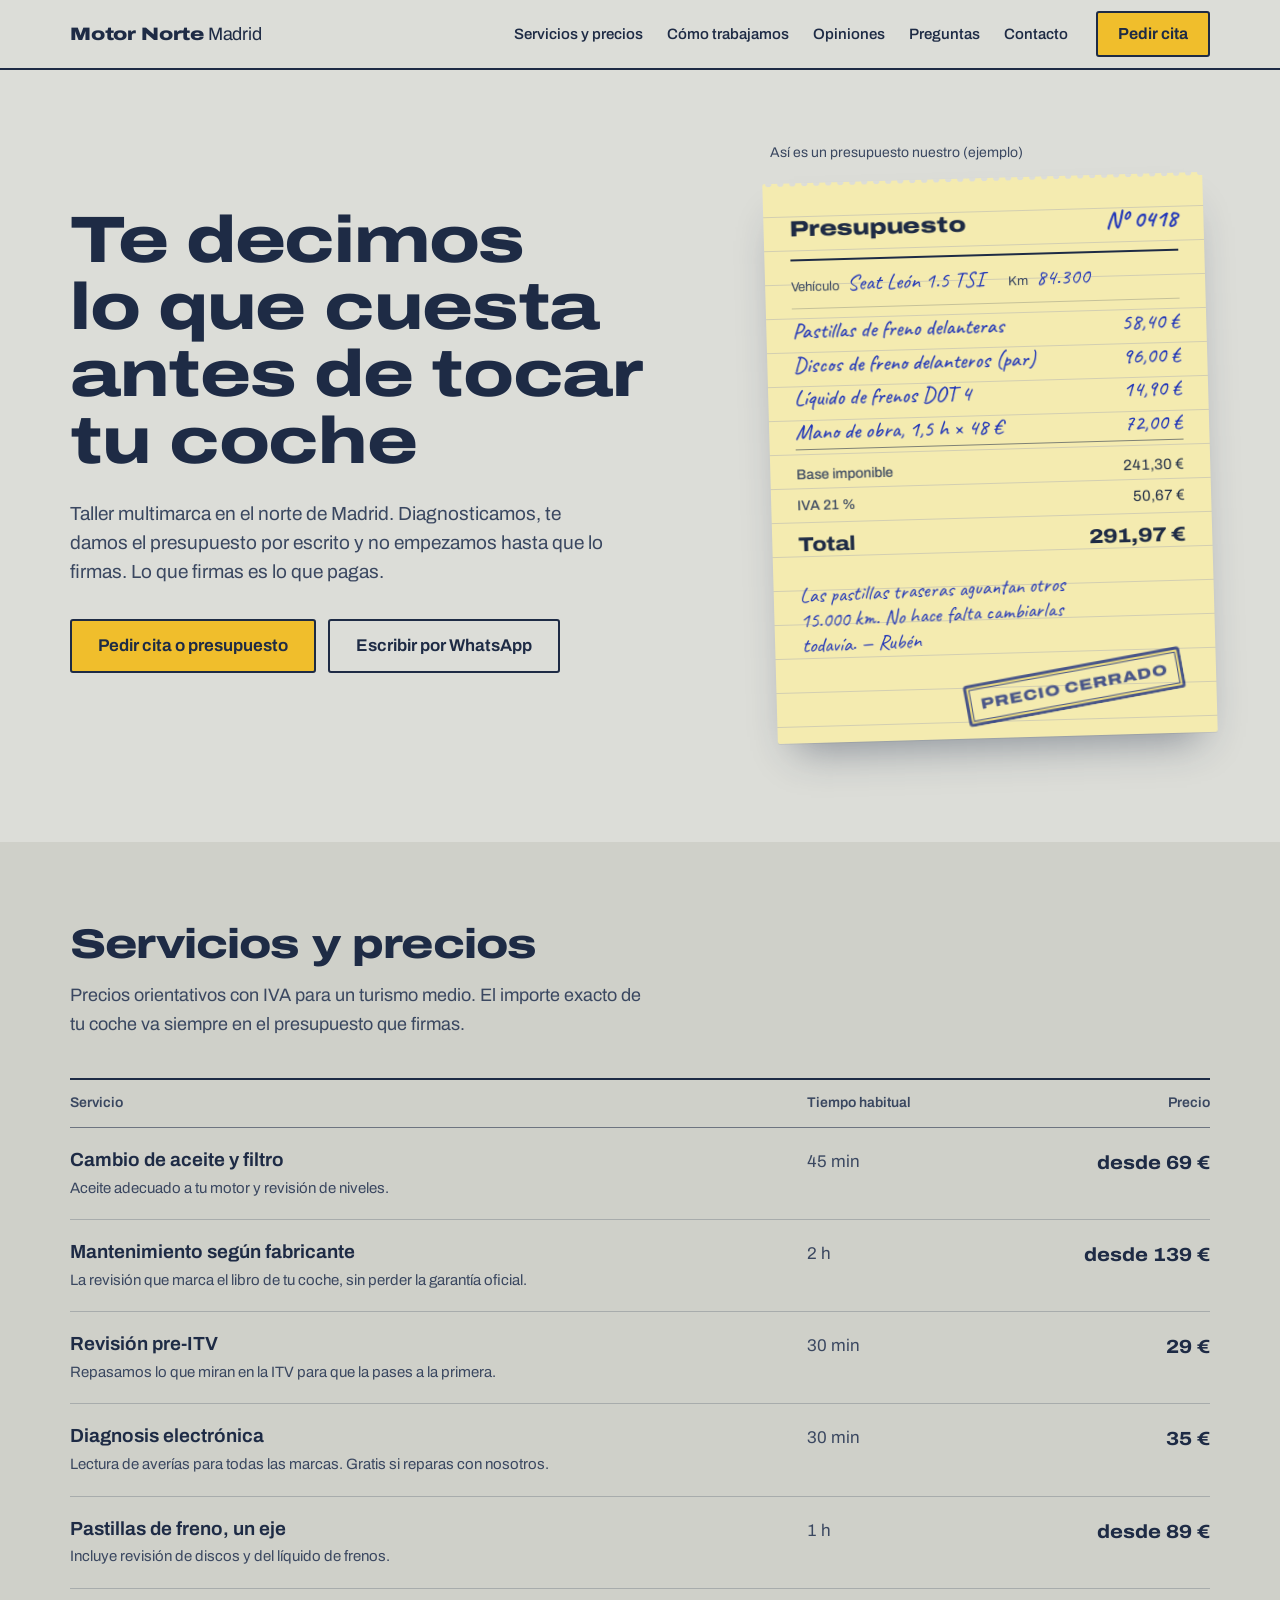
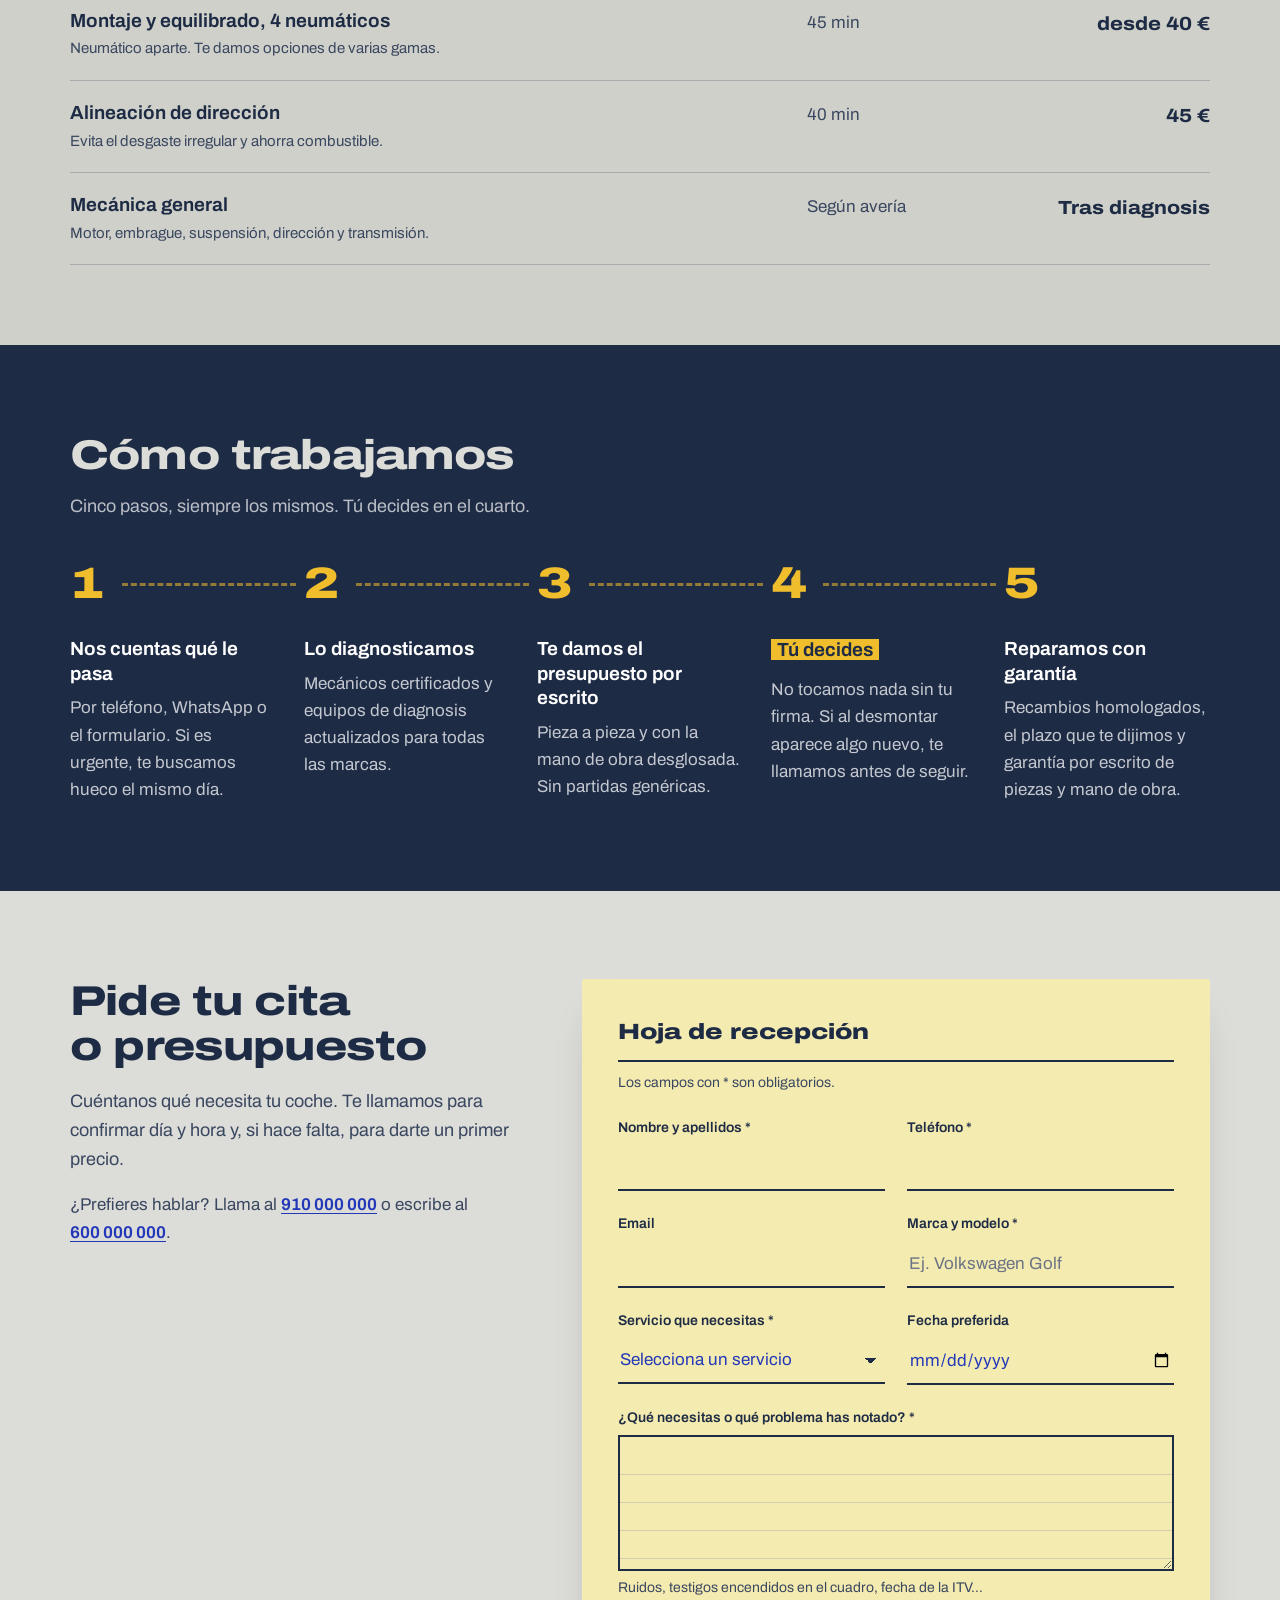
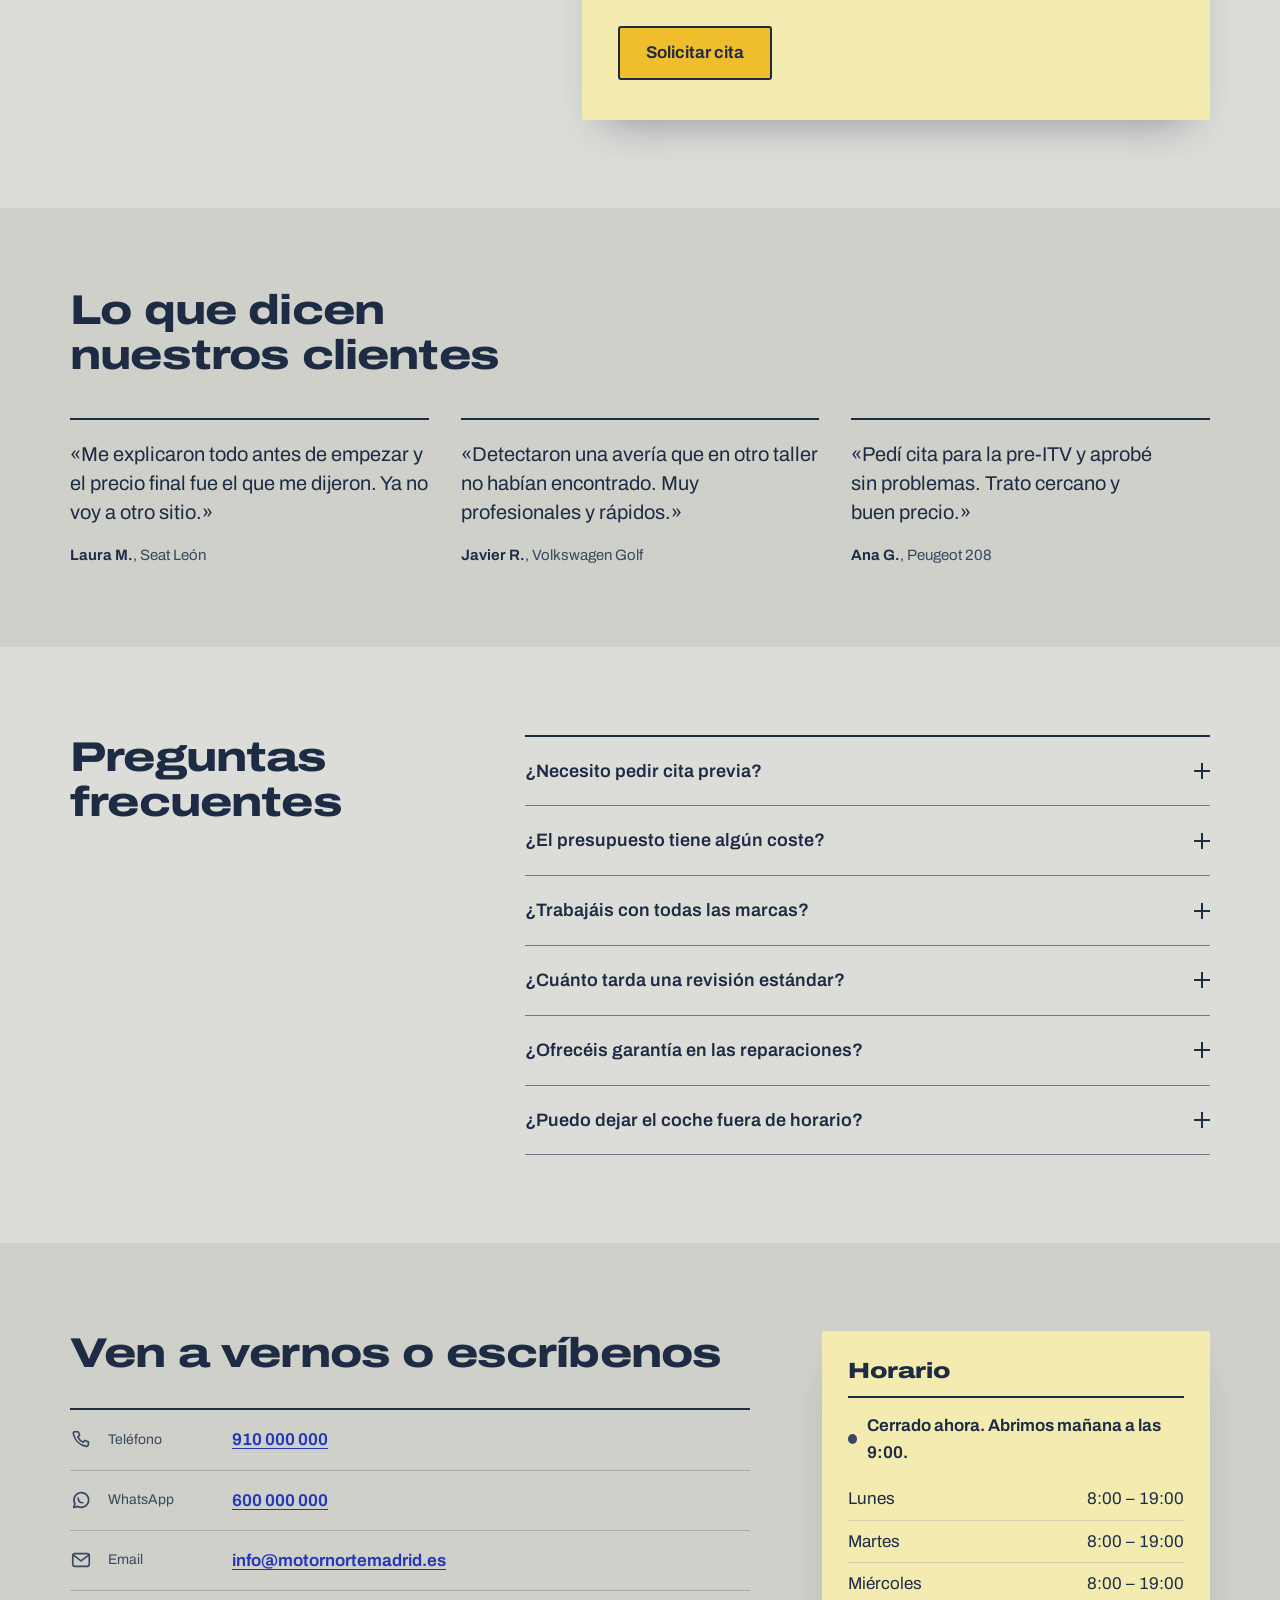
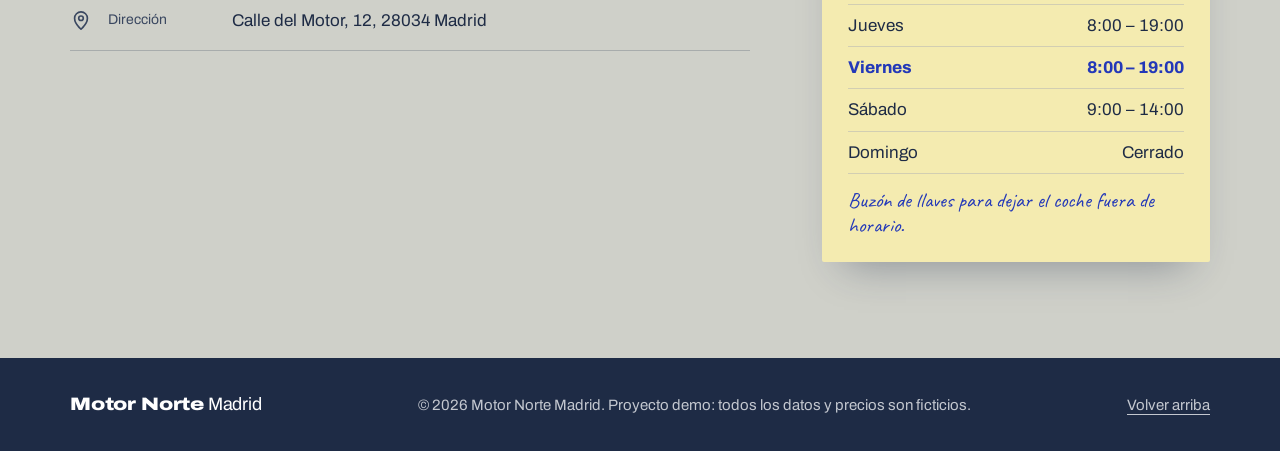
<file: index.html>
<!DOCTYPE html>
<html lang="es">
<head>
  <meta charset="UTF-8" />
  <meta name="viewport" content="width=device-width, initial-scale=1.0" />
  <title>Motor Norte Madrid | Taller Mecánico de Confianza</title>
  <meta name="description" content="Taller mecánico en el norte de Madrid. Mantenimiento, revisiones, diagnosis, neumáticos, frenos e ITV. Pide tu cita o presupuesto sin compromiso." />
  <meta name="theme-color" content="#1E2B45" />

  <!-- Favicon: SVG moderno + fallback PNG para navegadores/plataformas que no soportan SVG -->
  <link rel="icon" type="image/svg+xml" href="assets/icons/favicon.svg" />
  <link rel="alternate icon" type="image/png" href="assets/icons/favicon-32.png" />
  <link rel="apple-touch-icon" href="assets/icons/apple-touch-icon.png" />

  <!-- Open Graph (vista previa al compartir el enlace en WhatsApp, Facebook, LinkedIn...) -->
  <!-- NOTA: og:url usa un dominio de ejemplo; actualízalo cuando el sitio tenga dominio real. -->
  <meta property="og:type" content="website" />
  <meta property="og:locale" content="es_ES" />
  <meta property="og:url" content="https://motornortemadrid.es/" />
  <meta property="og:site_name" content="Motor Norte Madrid" />
  <meta property="og:title" content="Motor Norte Madrid | Taller Mecánico de Confianza" />
  <meta property="og:description" content="Mantenimiento, revisiones, diagnosis, neumáticos, frenos e ITV en el norte de Madrid. Pide tu cita o presupuesto sin compromiso." />
  <meta property="og:image" content="assets/img/og-image.png" />
  <meta property="og:image:width" content="1200" />
  <meta property="og:image:height" content="630" />
  <meta property="og:image:alt" content="Motor Norte Madrid — Taller mecánico de confianza" />

  <!-- Twitter/X Card -->
  <meta name="twitter:card" content="summary_large_image" />
  <meta name="twitter:title" content="Motor Norte Madrid | Taller Mecánico de Confianza" />
  <meta name="twitter:description" content="Mantenimiento, revisiones, diagnosis, neumáticos, frenos e ITV en el norte de Madrid. Pide tu cita o presupuesto sin compromiso." />
  <meta name="twitter:image" content="assets/img/og-image.png" />

  <!-- Tipografía: Archivo (eje de anchura para titulares) + Caveat (solo notas a mano) -->
  <link rel="preconnect" href="https://fonts.googleapis.com" />
  <link rel="preconnect" href="https://fonts.gstatic.com" crossorigin />
  <link rel="stylesheet" href="https://fonts.googleapis.com/css2?family=Archivo:ital,wdth,wght@0,62..125,100..900;1,62..125,100..900&family=Caveat:wght@500;700&display=swap" />

  <link rel="stylesheet" href="assets/css/styles.css" />
</head>
<body>

  <a class="skip-link" href="#main-content">Saltar al contenido</a>

  <header class="site-header" id="site-header">
    <div class="container header-inner">
      <a href="#inicio" class="logo"><b>Motor Norte</b> Madrid</a>

      <nav class="main-nav" id="main-nav" aria-label="Principal">
        <ul>
          <li><a href="#servicios">Servicios y precios</a></li>
          <li><a href="#como-trabajamos">Cómo trabajamos</a></li>
          <li><a href="#testimonios">Opiniones</a></li>
          <li><a href="#faq">Preguntas</a></li>
          <li><a href="#contacto">Contacto</a></li>
        </ul>
        <a href="#cita" class="btn btn-primary nav-cta">Pedir cita</a>
      </nav>

      <button class="menu-toggle" id="menu-toggle" aria-label="Abrir menú" aria-expanded="false" aria-controls="main-nav">
        <span></span><span></span><span></span>
      </button>
    </div>
  </header>

  <main id="main-content">

    <!-- INICIO -->
    <section id="inicio" class="hero">
      <div class="container hero-inner">
        <div class="hero-text">
          <h1>Te decimos lo que cuesta antes de tocar tu coche</h1>
          <p class="hero-lead">
            Taller multimarca en el norte de Madrid. Diagnosticamos, te damos el presupuesto
            por escrito y no empezamos hasta que lo firmas. Lo que firmas es lo que pagas.
          </p>
          <div class="hero-actions">
            <a href="#cita" class="btn btn-primary btn-lg">Pedir cita o presupuesto</a>
            <a href="https://wa.me/34600000000" class="btn btn-ghost btn-lg" target="_blank" rel="noopener">
              Escribir por WhatsApp
            </a>
          </div>
        </div>

        <figure class="presupuesto" aria-labelledby="presupuesto-caption">
          <figcaption id="presupuesto-caption" class="presupuesto-caption">Así es un presupuesto nuestro (ejemplo)</figcaption>
          <div class="presupuesto-sheet">
            <div class="presupuesto-head">
              <span class="presupuesto-title">Presupuesto</span>
              <span class="presupuesto-num">Nº 0418</span>
            </div>
            <dl class="presupuesto-vehiculo">
              <div><dt>Vehículo</dt><dd>Seat León 1.5 TSI</dd></div>
              <div><dt>Km</dt><dd>84.300</dd></div>
            </dl>
            <table class="presupuesto-lines">
              <caption class="visually-hidden">Desglose del presupuesto de ejemplo</caption>
              <tbody>
                <tr style="--i:0"><th scope="row">Pastillas de freno delanteras</th><td>58,40 €</td></tr>
                <tr style="--i:1"><th scope="row">Discos de freno delanteros (par)</th><td>96,00 €</td></tr>
                <tr style="--i:2"><th scope="row">Líquido de frenos DOT 4</th><td>14,90 €</td></tr>
                <tr style="--i:3"><th scope="row">Mano de obra, 1,5 h × 48 €</th><td>72,00 €</td></tr>
              </tbody>
              <tfoot>
                <tr class="presupuesto-sub"><th scope="row">Base imponible</th><td>241,30 €</td></tr>
                <tr class="presupuesto-sub"><th scope="row">IVA 21 %</th><td>50,67 €</td></tr>
                <tr class="presupuesto-total"><th scope="row">Total</th><td>291,97 €</td></tr>
              </tfoot>
            </table>
            <p class="presupuesto-nota">Las pastillas traseras aguantan otros 15.000 km. No hace falta cambiarlas todavía. — Rubén</p>
            <span class="presupuesto-sello" aria-hidden="true">Precio cerrado</span>
          </div>
        </figure>
      </div>
    </section>

    <!-- SERVICIOS -->
    <section id="servicios" class="servicios">
      <div class="container">
        <div class="section-head">
          <h2>Servicios y precios</h2>
          <p class="section-lead">
            Precios orientativos con IVA para un turismo medio. El importe exacto de tu coche
            va siempre en el presupuesto que firmas.
          </p>
        </div>

        <table class="tarifa">
          <caption class="visually-hidden">Servicios del taller con tiempo habitual y precio orientativo</caption>
          <thead>
            <tr>
              <th scope="col">Servicio</th>
              <th scope="col">Tiempo habitual</th>
              <th scope="col">Precio</th>
            </tr>
          </thead>
          <tbody>
            <tr>
              <th scope="row">Cambio de aceite y filtro<span>Aceite adecuado a tu motor y revisión de niveles.</span></th>
              <td data-label="Tiempo">45 min</td>
              <td data-label="Precio">desde 69 €</td>
            </tr>
            <tr>
              <th scope="row">Mantenimiento según fabricante<span>La revisión que marca el libro de tu coche, sin perder la garantía oficial.</span></th>
              <td data-label="Tiempo">2 h</td>
              <td data-label="Precio">desde 139 €</td>
            </tr>
            <tr>
              <th scope="row">Revisión pre-ITV<span>Repasamos lo que miran en la ITV para que la pases a la primera.</span></th>
              <td data-label="Tiempo">30 min</td>
              <td data-label="Precio">29 €</td>
            </tr>
            <tr>
              <th scope="row">Diagnosis electrónica<span>Lectura de averías para todas las marcas. Gratis si reparas con nosotros.</span></th>
              <td data-label="Tiempo">30 min</td>
              <td data-label="Precio">35 €</td>
            </tr>
            <tr>
              <th scope="row">Pastillas de freno, un eje<span>Incluye revisión de discos y del líquido de frenos.</span></th>
              <td data-label="Tiempo">1 h</td>
              <td data-label="Precio">desde 89 €</td>
            </tr>
            <tr>
              <th scope="row">Montaje y equilibrado, 4 neumáticos<span>Neumático aparte. Te damos opciones de varias gamas.</span></th>
              <td data-label="Tiempo">45 min</td>
              <td data-label="Precio">desde 40 €</td>
            </tr>
            <tr>
              <th scope="row">Alineación de dirección<span>Evita el desgaste irregular y ahorra combustible.</span></th>
              <td data-label="Tiempo">40 min</td>
              <td data-label="Precio">45 €</td>
            </tr>
            <tr>
              <th scope="row">Mecánica general<span>Motor, embrague, suspensión, dirección y transmisión.</span></th>
              <td data-label="Tiempo">Según avería</td>
              <td data-label="Precio">Tras diagnosis</td>
            </tr>
          </tbody>
        </table>
      </div>
    </section>

    <!-- CÓMO TRABAJAMOS -->
    <section id="como-trabajamos" class="proceso">
      <div class="container">
        <div class="section-head">
          <h2>Cómo trabajamos</h2>
          <p class="section-lead">Cinco pasos, siempre los mismos. Tú decides en el cuarto.</p>
        </div>

        <ol class="proceso-list">
          <li>
            <h3>Nos cuentas qué le pasa</h3>
            <p>Por teléfono, WhatsApp o el formulario. Si es urgente, te buscamos hueco el mismo día.</p>
          </li>
          <li>
            <h3>Lo diagnosticamos</h3>
            <p>Mecánicos certificados y equipos de diagnosis actualizados para todas las marcas.</p>
          </li>
          <li>
            <h3>Te damos el presupuesto por escrito</h3>
            <p>Pieza a pieza y con la mano de obra desglosada. Sin partidas genéricas.</p>
          </li>
          <li>
            <h3>Tú decides</h3>
            <p>No tocamos nada sin tu firma. Si al desmontar aparece algo nuevo, te llamamos antes de seguir.</p>
          </li>
          <li>
            <h3>Reparamos con garantía</h3>
            <p>Recambios homologados, el plazo que te dijimos y garantía por escrito de piezas y mano de obra.</p>
          </li>
        </ol>
      </div>
    </section>

    <!-- CITA / PRESUPUESTO -->
    <section id="cita" class="cita">
      <div class="container cita-inner">
        <div class="cita-info">
          <h2>Pide tu cita o presupuesto</h2>
          <p class="section-lead">
            Cuéntanos qué necesita tu coche. Te llamamos para confirmar día y hora
            y, si hace falta, para darte un primer precio.
          </p>
          <p class="cita-alt">
            ¿Prefieres hablar? Llama al <a href="tel:+34910000000">910 000 000</a>
            o escribe al <a href="https://wa.me/34600000000" target="_blank" rel="noopener">600 000 000</a>.
          </p>
        </div>

        <form class="cita-form" id="cita-form" novalidate>
          <p class="cita-form-title">Hoja de recepción</p>
          <p class="cita-form-legend">Los campos con * son obligatorios.</p>

          <div class="form-row">
            <div class="form-group">
              <label for="nombre">Nombre y apellidos *</label>
              <input type="text" id="nombre" name="nombre" autocomplete="name" required />
              <span class="form-error" id="error-nombre"></span>
            </div>
            <div class="form-group">
              <label for="telefono">Teléfono *</label>
              <input type="tel" id="telefono" name="telefono" autocomplete="tel" required />
              <span class="form-error" id="error-telefono"></span>
            </div>
          </div>

          <div class="form-row">
            <div class="form-group">
              <label for="email">Email</label>
              <input type="email" id="email" name="email" autocomplete="email" />
              <span class="form-error" id="error-email"></span>
            </div>
            <div class="form-group">
              <label for="vehiculo">Marca y modelo *</label>
              <input type="text" id="vehiculo" name="vehiculo" placeholder="Ej. Volkswagen Golf" required />
              <span class="form-error" id="error-vehiculo"></span>
            </div>
          </div>

          <div class="form-row">
            <div class="form-group">
              <label for="servicio">Servicio que necesitas *</label>
              <select id="servicio" name="servicio" required>
                <option value="" selected disabled>Selecciona un servicio</option>
                <option value="mantenimiento">Mantenimiento</option>
                <option value="revision">Revisión</option>
                <option value="mecanica">Mecánica general</option>
                <option value="diagnosis">Diagnosis electrónica</option>
                <option value="neumaticos">Neumáticos</option>
                <option value="frenos">Frenos</option>
                <option value="aceite">Cambio de aceite</option>
                <option value="itv">ITV / Pre-ITV</option>
                <option value="otro">Otro</option>
              </select>
              <span class="form-error" id="error-servicio"></span>
            </div>
            <div class="form-group">
              <label for="fecha">Fecha preferida</label>
              <input type="date" id="fecha" name="fecha" />
              <span class="form-error" id="error-fecha"></span>
            </div>
          </div>

          <div class="form-group">
            <label for="descripcion">¿Qué necesitas o qué problema has notado? *</label>
            <textarea id="descripcion" name="descripcion" rows="4" aria-describedby="help-descripcion"></textarea>
            <small class="form-help" id="help-descripcion">Ruidos, testigos encendidos en el cuadro, fecha de la ITV…</small>
            <span class="form-error" id="error-descripcion"></span>
          </div>

          <button type="submit" class="btn btn-primary btn-lg form-submit">Solicitar cita</button>

          <p class="form-feedback" id="form-feedback" role="status" aria-live="polite"></p>
        </form>
      </div>
    </section>

    <!-- TESTIMONIOS -->
    <section id="testimonios" class="testimonios">
      <div class="container">
        <div class="section-head">
          <h2>Lo que dicen nuestros clientes</h2>
        </div>

        <div class="testimonios-grid">
          <blockquote class="testimonio">
            <p>Me explicaron todo antes de empezar y el precio final fue el que me dijeron. Ya no voy a otro sitio.</p>
            <footer>
              <span class="testimonio-nombre">Laura M.</span>
              <span class="testimonio-coche">Seat León</span>
            </footer>
          </blockquote>

          <blockquote class="testimonio">
            <p>Detectaron una avería que en otro taller no habían encontrado. Muy profesionales y rápidos.</p>
            <footer>
              <span class="testimonio-nombre">Javier R.</span>
              <span class="testimonio-coche">Volkswagen Golf</span>
            </footer>
          </blockquote>

          <blockquote class="testimonio">
            <p>Pedí cita para la pre-ITV y aprobé sin problemas. Trato cercano y buen precio.</p>
            <footer>
              <span class="testimonio-nombre">Ana G.</span>
              <span class="testimonio-coche">Peugeot 208</span>
            </footer>
          </blockquote>
        </div>
      </div>
    </section>

    <!-- FAQ -->
    <section id="faq" class="faq">
      <div class="container faq-inner">
        <div class="section-head">
          <h2>Preguntas frecuentes</h2>
        </div>

        <div class="faq-list">
          <div class="faq-item">
            <button class="faq-question" aria-expanded="false">
              ¿Necesito pedir cita previa?
              <span class="faq-toggle" aria-hidden="true"></span>
            </button>
            <div class="faq-answer">
              <p>Recomendamos pedir cita para garantizar tu hueco, pero también atendemos urgencias sin cita según disponibilidad.</p>
            </div>
          </div>

          <div class="faq-item">
            <button class="faq-question" aria-expanded="false">
              ¿El presupuesto tiene algún coste?
              <span class="faq-toggle" aria-hidden="true"></span>
            </button>
            <div class="faq-answer">
              <p>No, el presupuesto es totalmente gratuito y sin compromiso de reparar con nosotros.</p>
            </div>
          </div>

          <div class="faq-item">
            <button class="faq-question" aria-expanded="false">
              ¿Trabajáis con todas las marcas?
              <span class="faq-toggle" aria-hidden="true"></span>
            </button>
            <div class="faq-answer">
              <p>Sí, somos un taller multimarca: trabajamos con turismos de cualquier fabricante.</p>
            </div>
          </div>

          <div class="faq-item">
            <button class="faq-question" aria-expanded="false">
              ¿Cuánto tarda una revisión estándar?
              <span class="faq-toggle" aria-hidden="true"></span>
            </button>
            <div class="faq-answer">
              <p>Una revisión de mantenimiento suele estar lista en el mismo día, normalmente en 1-2 horas.</p>
            </div>
          </div>

          <div class="faq-item">
            <button class="faq-question" aria-expanded="false">
              ¿Ofrecéis garantía en las reparaciones?
              <span class="faq-toggle" aria-hidden="true"></span>
            </button>
            <div class="faq-answer">
              <p>Sí, todas las reparaciones incluyen garantía por escrito sobre mano de obra y piezas.</p>
            </div>
          </div>

          <div class="faq-item">
            <button class="faq-question" aria-expanded="false">
              ¿Puedo dejar el coche fuera de horario?
              <span class="faq-toggle" aria-hidden="true"></span>
            </button>
            <div class="faq-answer">
              <p>Sí, disponemos de buzón de llaves para que puedas dejar el vehículo antes de que abramos.</p>
            </div>
          </div>
        </div>
      </div>
    </section>

    <!-- CONTACTO -->
    <section id="contacto" class="contacto">
      <div class="container contacto-inner">
        <div class="contacto-info">
          <h2>Ven a vernos o escríbenos</h2>

          <ul class="contacto-list">
            <li>
              <svg viewBox="0 0 24 24" aria-hidden="true"><use href="#icon-phone"></use></svg>
              <span class="contacto-label">Teléfono</span>
              <a href="tel:+34910000000">910 000 000</a>
            </li>
            <li>
              <svg viewBox="0 0 24 24" aria-hidden="true"><use href="#icon-whatsapp"></use></svg>
              <span class="contacto-label">WhatsApp</span>
              <a href="https://wa.me/34600000000" target="_blank" rel="noopener">600 000 000</a>
            </li>
            <li>
              <svg viewBox="0 0 24 24" aria-hidden="true"><use href="#icon-mail"></use></svg>
              <span class="contacto-label">Email</span>
              <a href="mailto:info@motornortemadrid.es">info@motornortemadrid.es</a>
            </li>
            <li>
              <svg viewBox="0 0 24 24" aria-hidden="true"><use href="#icon-pin"></use></svg>
              <span class="contacto-label">Dirección</span>
              <span>Calle del Motor, 12, 28034 Madrid</span>
            </li>
          </ul>
        </div>

        <div class="horario">
          <h3 class="horario-title">Horario</h3>
          <p class="horario-estado" id="horario-estado" aria-live="polite"></p>
          <table class="horario-table">
            <caption class="visually-hidden">Horario de apertura del taller</caption>
            <tbody>
              <tr data-days="1"><th scope="row">Lunes</th><td>8:00 – 19:00</td></tr>
              <tr data-days="2"><th scope="row">Martes</th><td>8:00 – 19:00</td></tr>
              <tr data-days="3"><th scope="row">Miércoles</th><td>8:00 – 19:00</td></tr>
              <tr data-days="4"><th scope="row">Jueves</th><td>8:00 – 19:00</td></tr>
              <tr data-days="5"><th scope="row">Viernes</th><td>8:00 – 19:00</td></tr>
              <tr data-days="6"><th scope="row">Sábado</th><td>9:00 – 14:00</td></tr>
              <tr data-days="0"><th scope="row">Domingo</th><td>Cerrado</td></tr>
            </tbody>
          </table>
          <p class="horario-nota">Buzón de llaves para dejar el coche fuera de horario.</p>
        </div>
      </div>
    </section>

  </main>

  <footer class="site-footer">
    <div class="container footer-inner">
      <a href="#inicio" class="logo logo-footer"><b>Motor Norte</b> Madrid</a>
      <p>&copy; <span id="anio"></span> Motor Norte Madrid. Proyecto demo: todos los datos y precios son ficticios.</p>
      <a href="#inicio" class="footer-top">Volver arriba</a>
    </div>
  </footer>

  <!-- Sprite de iconos SVG reutilizados en toda la página -->
  <svg xmlns="http://www.w3.org/2000/svg" style="display:none">
    <defs>
      <g id="icon-wrench" fill="none" stroke="currentColor" stroke-width="1.8" stroke-linecap="round" stroke-linejoin="round">
        <path d="M14.7 6.3a4 4 0 0 0-5.4 5.4L3 18l3 3 6.3-6.3a4 4 0 0 0 5.4-5.4l-2.5 2.5-2-2 2.5-2.5Z"/>
      </g>
      <g id="icon-checklist" fill="none" stroke="currentColor" stroke-width="1.8" stroke-linecap="round" stroke-linejoin="round">
        <rect x="4" y="3" width="16" height="18" rx="2"/>
        <path d="M8 8h8M8 12h8M8 16h5"/>
      </g>
      <g id="icon-gear" fill="none" stroke="currentColor" stroke-width="1.8" stroke-linecap="round" stroke-linejoin="round">
        <circle cx="12" cy="12" r="3"/>
        <path d="M12 2v3M12 19v3M4.2 4.2l2.1 2.1M17.7 17.7l2.1 2.1M2 12h3M19 12h3M4.2 19.8l2.1-2.1M17.7 6.3l2.1-2.1"/>
      </g>
      <g id="icon-gauge" fill="none" stroke="currentColor" stroke-width="1.8" stroke-linecap="round" stroke-linejoin="round">
        <path d="M4 15a8 8 0 1 1 16 0"/>
        <path d="M12 15l4-5"/>
        <circle cx="12" cy="15" r="1"/>
      </g>
      <g id="icon-tire" fill="none" stroke="currentColor" stroke-width="1.8" stroke-linecap="round" stroke-linejoin="round">
        <circle cx="12" cy="12" r="8"/>
        <circle cx="12" cy="12" r="3"/>
        <path d="M12 4v5M12 15v5M4 12h5M15 12h5"/>
      </g>
      <g id="icon-brake" fill="none" stroke="currentColor" stroke-width="1.8" stroke-linecap="round" stroke-linejoin="round">
        <circle cx="12" cy="12" r="8"/>
        <circle cx="12" cy="12" r="2"/>
        <path d="M12 6v2M12 16v2M6 12h2M16 12h2"/>
      </g>
      <g id="icon-drop" fill="none" stroke="currentColor" stroke-width="1.8" stroke-linecap="round" stroke-linejoin="round">
        <path d="M12 3s6 6.5 6 11a6 6 0 0 1-12 0c0-4.5 6-11 6-11Z"/>
      </g>
      <g id="icon-shield" fill="none" stroke="currentColor" stroke-width="1.8" stroke-linecap="round" stroke-linejoin="round">
        <path d="M12 3l7 3v6c0 4.5-3 7.5-7 9-4-1.5-7-4.5-7-9V6l7-3Z"/>
        <path d="M9 12l2 2 4-4"/>
      </g>
      <g id="icon-check" fill="none" stroke="currentColor" stroke-width="1.8" stroke-linecap="round" stroke-linejoin="round">
        <circle cx="12" cy="12" r="9"/>
        <path d="M8 12.5l2.5 2.5L16 9.5"/>
      </g>
      <g id="icon-phone" fill="none" stroke="currentColor" stroke-width="1.8" stroke-linecap="round" stroke-linejoin="round">
        <path d="M6 3h3l1.5 4-2 1.5a12 12 0 0 0 6 6l1.5-2 4 1.5v3a2 2 0 0 1-2.2 2A17 17 0 0 1 4 6.2 2 2 0 0 1 6 3Z"/>
      </g>
      <g id="icon-whatsapp" fill="none" stroke="currentColor" stroke-width="1.8" stroke-linecap="round" stroke-linejoin="round">
        <path d="M4 20l1.4-4A8 8 0 1 1 8.5 19L4 20Z"/>
        <path d="M9 10c0 3 2 5 5 5"/>
      </g>
      <g id="icon-mail" fill="none" stroke="currentColor" stroke-width="1.8" stroke-linecap="round" stroke-linejoin="round">
        <rect x="3" y="5" width="18" height="14" rx="2"/>
        <path d="M4 7l8 6 8-6"/>
      </g>
      <g id="icon-pin" fill="none" stroke="currentColor" stroke-width="1.8" stroke-linecap="round" stroke-linejoin="round">
        <path d="M12 21s7-6.5 7-12a7 7 0 0 0-14 0c0 5.5 7 12 7 12Z"/>
        <circle cx="12" cy="9" r="2.5"/>
      </g>
      <g id="icon-clock" fill="none" stroke="currentColor" stroke-width="1.8" stroke-linecap="round" stroke-linejoin="round">
        <circle cx="12" cy="12" r="9"/>
        <path d="M12 7v5l3.5 2"/>
      </g>
    </defs>
  </svg>

  <script src="assets/js/main.js"></script>
</body>
</html>
</file>
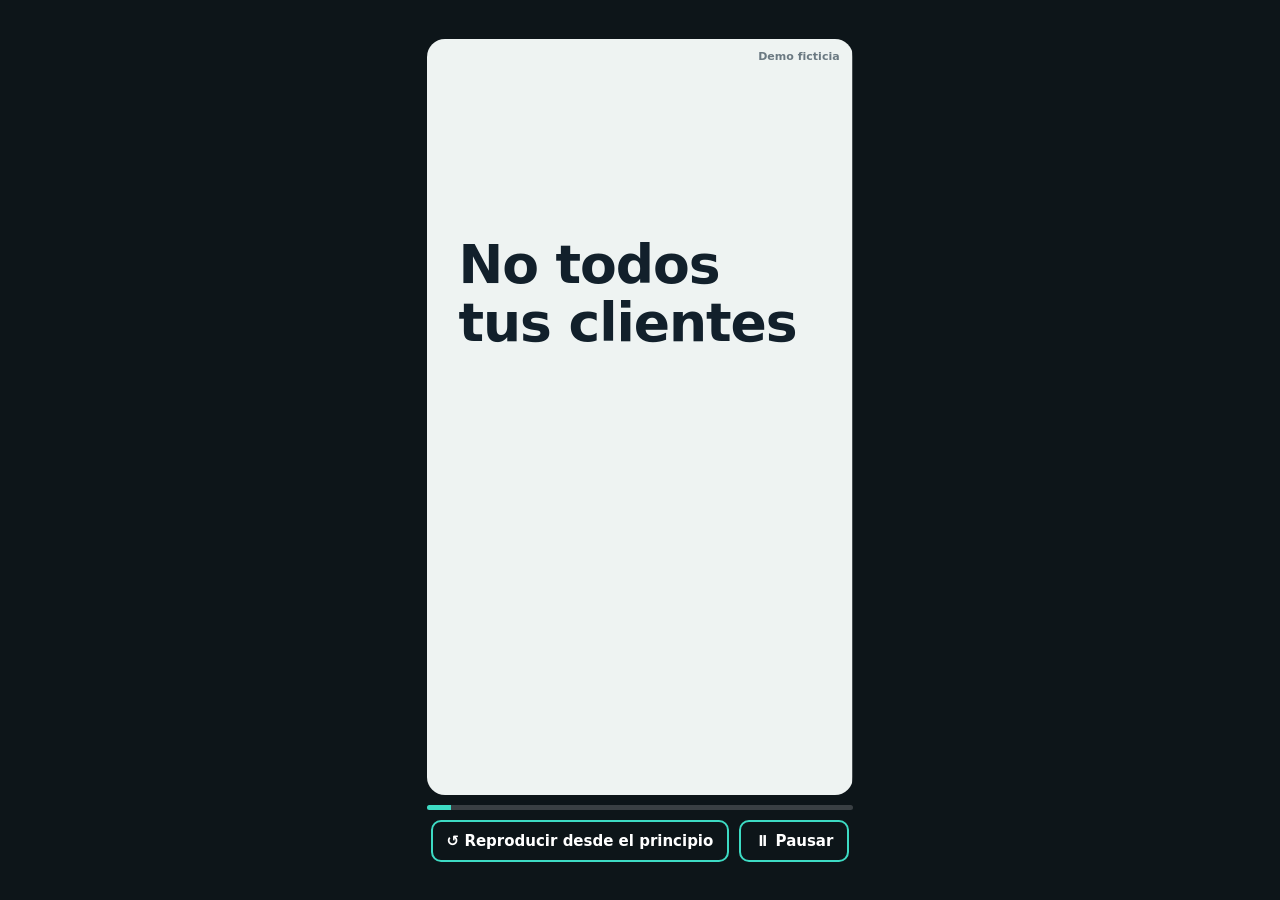
<file: promo/mecanexo-promo.html>
<!DOCTYPE html>
<html lang="es">
<head>
<meta charset="utf-8">
<meta name="viewport" content="width=device-width, initial-scale=1">
<title>MecaNexo — Promo (demo ficticia)</title>
<style>
/* ==========================================================================
   MecaNexo — animación promocional 9:16 (~22 s). Archivo único, sin librerías.

   Dos identidades, separadas a propósito:
   · --mx-*      MecaNexo. PROPUESTA provisional (no hay identidad definida en
                 el repositorio). Cambia estos valores para reajustarla.
   · --taller-*  Motor Norte Madrid, el taller FICTICIO de la demo. Copiados de
                 assets/css/styles.css; solo se usan dentro de la pantalla del
                 móvil y en la tarjeta que recibe el taller.
   ========================================================================== */
:root {
  --mx-ink: #12202b;        /* texto y fondo del cierre */
  --mx-bg: #eef3f2;         /* fondo del escenario */
  --mx-soft: #4a5b66;       /* texto secundario */
  --mx-accent: #0b8f80;     /* acento sobre fondo claro */
  --mx-accent-on-dark: #3ddbc4;
  --mx-font: system-ui, "Segoe UI", Roboto, "Helvetica Neue", Arial, sans-serif;

  --taller-papel: #f4ebb0;
  --taller-buzo: #1e2b45;
  --taller-tinta: #2338b8;
  --taller-senal: #f0be2c;
  --taller-hormigon: #dcddd8;
  --taller-ok: #17603a;
  --taller-mano: "Caveat", "Segoe Print", "Bradley Hand", cursive;
}

* { box-sizing: border-box; }
html, body { height: 100%; margin: 0; }
body {
  display: flex; flex-direction: column; align-items: center; justify-content: center;
  gap: 14px; padding: 12px;
  background: #0d1519; color: #fff; font-family: var(--mx-font);
}

/* Escenario de diseño fijo 540×960; el JS lo escala para que quepa. */
#frame { position: relative; overflow: hidden; border-radius: 18px; }
#stage {
  position: absolute; top: 0; left: 0; width: 540px; height: 960px;
  transform-origin: 0 0; overflow: hidden;
  background: var(--mx-bg); color: var(--mx-ink);
}
#stage > *, .abs { position: absolute; }
.hidden { opacity: 0; }

/* Textos grandes */
.big { left: 40px; right: 40px; margin: 0; font-weight: 800; line-height: 1.08; letter-spacing: -.02em; }
.center { text-align: center; }

/* Escena 1 */
#s1a { top: 250px; font-size: 68px; }
#s1b { top: 425px; font-size: 68px; color: var(--mx-accent); }
#s1b u { text-decoration: none; position: relative; white-space: nowrap; }
#uline { left: 0; right: 0; bottom: -6px; height: 8px; border-radius: 4px; background: var(--mx-ink);
         transform-origin: 0 50%; transform: scaleX(0); }

/* Escena 2 */
#s2t { top: 130px; font-size: 62px; }
.card2 { top: 330px; width: 210px; height: 340px; border-radius: 26px; background: #fff;
         box-shadow: 0 10px 30px rgba(18,32,43,.12); display: flex; flex-direction: column;
         align-items: center; justify-content: center; text-align: center; gap: 14px; padding: 16px; }
.card2 svg { width: 110px; height: 110px; color: var(--mx-ink); }
.card2 b { font-size: 40px; letter-spacing: -.01em; }
.card2 span { font-size: 22px; color: var(--mx-soft); line-height: 1.2; }
#c2a { left: 40px; } #c2b { right: 40px; }
#y { left: 250px; width: 40px; top: 470px; text-align: center; font-size: 34px; font-weight: 700; color: var(--mx-soft); }

/* Escena 3 — móvil */
#s3t { top: 80px; font-size: 62px; }
#phone { left: 110px; top: 250px; width: 320px; height: 640px; border-radius: 44px; background: var(--mx-ink);
         padding: 14px; box-shadow: 0 18px 44px rgba(18,32,43,.28); transform-origin: 50% 50%; }
#screen { position: relative; width: 100%; height: 100%; border-radius: 32px; overflow: hidden; background: var(--taller-hormigon);
          color: var(--taller-buzo); }
.layer { position: absolute; inset: 0; padding: 22px 18px; }
.web-name { font-size: 15px; font-weight: 700; letter-spacing: .02em; margin: 0 0 26px; }
.web-h { font-size: 27px; font-weight: 800; line-height: 1.1; margin: 0 0 24px; letter-spacing: -.01em; }
.btn { display: block; width: 100%; padding: 17px 10px; border-radius: 10px; border: 2px solid var(--taller-buzo);
       background: var(--taller-senal); color: var(--taller-buzo); font: 800 20px/1.1 var(--mx-font); text-align: center; }
#formCard { background: var(--taller-papel); border-radius: 12px; padding: 16px 14px 18px; height: 100%; box-shadow: 0 2px 0 rgba(30,43,69,.25); }
.f-title { margin: 0 0 12px; font-size: 21px; font-weight: 800; }
.field { margin-bottom: 11px; }
.field small { display: block; font-size: 13px; font-weight: 700; margin-bottom: 4px; }
.field div { min-height: 40px; border: 2px solid rgba(30,43,69,.4); border-radius: 8px; background: #fff; padding: 7px 10px;
             font-family: var(--taller-mano); font-size: 22px; line-height: 1.2; color: var(--taller-tinta); }
.field div.ph { font-family: var(--mx-font); font-size: 15px; color: #6b7280; line-height: 1.9; }
.field div.on { border-color: var(--taller-tinta); }
#submit { margin-top: 6px; }
#thanks { margin: 12px 0 0; font-size: 16px; font-weight: 700; line-height: 1.25; color: var(--taller-ok); }
#cursor { left: 0; top: 0; width: 34px; height: 34px; z-index: 5; filter: drop-shadow(0 2px 3px rgba(0,0,0,.35)); }

/* Escena 4 — recepción */
#s4t { top: 80px; font-size: 62px; }
#miniPhone { left: 235px; top: 235px; width: 70px; height: 70px; color: var(--mx-ink); }
#env { left: 245px; top: 0; width: 50px; height: 50px; color: var(--mx-accent); }
#mail { left: 50px; top: 470px; width: 440px; border-radius: 20px; background: #fff; padding: 22px 26px 26px;
        box-shadow: 0 14px 36px rgba(18,32,43,.16); }
.m-top { font-size: 17px; color: var(--mx-soft); font-weight: 600; margin-bottom: 12px; }
.m-sub { font-size: 34px; font-weight: 800; line-height: 1.1; margin-bottom: 14px; letter-spacing: -.01em; }
.m-line { font-size: 26px; margin-bottom: 4px; }
#tag { display: inline-block; margin-top: 18px; padding: 10px 18px; border-radius: 999px; font-size: 24px; font-weight: 800;
       background: var(--taller-senal); color: var(--taller-buzo); border: 2px solid var(--taller-buzo); transform-origin: 0 50%; }
#note { left: 50px; right: 50px; top: 830px; font-family: var(--taller-mano); font-size: 44px; color: var(--taller-tinta); line-height: 1; }

/* Escena 5 — cierre */
#s5bg { inset: 0; background: var(--mx-ink); }
#s5t { top: 230px; font-size: 62px; color: #fff; }
#s5t span { color: var(--mx-accent-on-dark); }
#brand { top: 600px; font-size: 92px; font-weight: 900; color: #fff; letter-spacing: -.03em; }
#brand span { color: var(--mx-accent-on-dark); }
#fict { top: 740px; left: 0; right: 0; text-align: center; }
#fict span { display: inline-block; padding: 10px 22px; border-radius: 999px; font-size: 24px; font-weight: 700;
             border: 2px solid rgba(255,255,255,.55); color: #fff; }
#corner { right: 16px; top: 14px; font-size: 14px; font-weight: 700; color: var(--mx-soft); opacity: .8; z-index: 9; }

/* Controles */
#bar { width: 100%; height: 5px; background: rgba(255,255,255,.18); border-radius: 3px; overflow: hidden; }
#bar i { display: block; height: 100%; width: 0; background: var(--mx-accent-on-dark); }
#ctl { display: flex; gap: 10px; flex-wrap: wrap; justify-content: center; }
#ctl button { font: 700 15px var(--mx-font); padding: 10px 14px; border-radius: 10px; border: 2px solid #3ddbc4;
              background: transparent; color: #fff; cursor: pointer; }
#ctl button:hover:not(:disabled) { background: rgba(61,219,196,.18); }
#ctl button:focus-visible { outline: 3px solid #fff; outline-offset: 2px; }
#ctl button:disabled { opacity: .4; cursor: default; }
/* Modo grabación (?record=1): solo el escenario, a pantalla completa */
.rec, .rec body { overflow: hidden; }
.rec body { padding: 0; gap: 0; background: var(--mx-bg); }
.rec #wrap { gap: 0; }
.rec #frame { border-radius: 0; }
.rec #bar, .rec #ctl { display: none; }
#wrap { display: flex; flex-direction: column; gap: 10px; align-items: center; }
</style>
</head>
<body>

<div id="wrap">
  <div id="frame">
    <div id="stage" role="img" aria-label="Animación ficticia: un cliente envía una solicitud desde el móvil, llega al taller y queda pendiente de respuesta. MecaNexo: solicitudes desde el móvil y las llamadas de siempre.">

      <svg width="0" height="0" style="position:absolute" aria-hidden="true">
        <defs>
          <symbol id="i-phone" viewBox="0 0 24 24"><path fill="currentColor" d="M6.6 10.8a15 15 0 0 0 6.6 6.6l2.2-2.2a1 1 0 0 1 1-.25 11.4 11.4 0 0 0 3.6.57 1 1 0 0 1 1 1V20a1 1 0 0 1-1 1A17 17 0 0 1 3 4a1 1 0 0 1 1-1h3.5a1 1 0 0 1 1 1c0 1.25.2 2.45.57 3.57a1 1 0 0 1-.25 1Z"/></symbol>
          <symbol id="i-mobile" viewBox="0 0 24 24"><rect x="6" y="2" width="12" height="20" rx="3" fill="none" stroke="currentColor" stroke-width="2"/><path d="M10 18.5h4" stroke="currentColor" stroke-width="2" stroke-linecap="round"/></symbol>
          <symbol id="i-mail" viewBox="0 0 24 24"><rect x="2.5" y="5" width="19" height="14" rx="2.5" fill="currentColor"/><path d="m3.5 7 8.5 6.5L20.5 7" fill="none" stroke="#fff" stroke-width="1.8" stroke-linecap="round" stroke-linejoin="round"/></symbol>
          <symbol id="i-cursor" viewBox="0 0 24 24"><path d="M5 3l14 8-6 1.5L10.5 19z" fill="#fff" stroke="#12202b" stroke-width="1.6" stroke-linejoin="round"/></symbol>
        </defs>
      </svg>

      <div id="corner">Demo ficticia</div>

      <!-- Escena 1 -->
      <p class="big" id="s1a" data-in="0.3" data-out="3.7">No todos tus clientes</p>
      <p class="big" id="s1b" data-in="1.4" data-out="3.7">quieren <u>llamar<i id="uline" class="abs"></i></u> para pedir cita</p>

      <!-- Escena 2 -->
      <p class="big center" id="s2t" data-in="4.2" data-out="8.0">Dos formas de pedir cita</p>
      <div class="card2" id="c2a" data-in="4.9" data-out="8.0">
        <svg><use href="#i-phone"/></svg><b>Llamar</b><span>Como siempre</span>
      </div>
      <div id="y" data-in="5.6" data-out="8.0">y</div>
      <div class="card2" id="c2b" data-in="6.0" data-out="8.0">
        <svg><use href="#i-mobile"/></svg><b>Escribir</b><span>Desde el móvil</span>
      </div>

      <!-- Escena 3 -->
      <p class="big center" id="s3t" data-in="8.6" data-out="14.0">Envía la solicitud</p>
      <div id="phone" class="hidden">
        <div id="screen">
          <div class="layer" id="layerA">
            <p class="web-name">Motor Norte Madrid <span style="font-weight:500">· taller ficticio</span></p>
            <p class="web-h">Te decimos lo que cuesta antes de tocar tu coche</p>
            <span class="btn" id="btnAsk">Pedir cita o presupuesto</span>
          </div>
          <div class="layer hidden" id="layerB">
            <div id="formCard">
              <p class="f-title">Hoja de recepción</p>
              <div class="field"><small>Nombre y apellidos *</small><div id="fNom"></div></div>
              <div class="field"><small>Teléfono *</small><div id="fTel"></div></div>
              <div class="field"><small>Servicio que necesitas *</small><div id="fSer" class="ph">Selecciona un servicio</div></div>
              <span class="btn" id="submit">Solicitar cita</span>
              <p id="thanks" class="hidden">¡Gracias! Hemos recibido tu solicitud, te contactaremos lo antes posible.</p>
            </div>
          </div>
          <svg id="cursor" class="hidden"><use href="#i-cursor"/></svg>
        </div>
      </div>

      <!-- Escena 4 -->
      <p class="big center" id="s4t" data-in="14.3" data-out="18.3">Le llega al taller</p>
      <svg id="miniPhone" class="hidden"><use href="#i-mobile"/></svg>
      <svg id="env" class="hidden"><use href="#i-mail"/></svg>
      <div id="mail" class="hidden">
        <div class="m-top">Aviso por email al taller</div>
        <div class="m-sub">Nueva solicitud de cita</div>
        <div class="m-line">Cliente de prueba</div>
        <div class="m-line" style="color:var(--mx-soft)">Revisión · 600 000 000</div>
        <span id="tag" class="hidden">Pendiente de respuesta</span>
      </div>
      <div id="note" class="hidden center">El taller te llama para confirmar.</div>

      <!-- Escena 5 -->
      <div id="s5bg" class="hidden"></div>
      <p class="big center" id="s5t" data-in="18.9" data-out="99">Solicitudes desde el móvil. <span>Y las llamadas de siempre.</span></p>
      <div class="big center" id="brand" data-in="20.0" data-out="99">Meca<span>Nexo</span></div>
      <div id="fict" data-in="20.6" data-out="99"><span>Demo ficticia</span></div>
    </div>
  </div>

  <div id="bar"><i id="prog"></i></div>
  <div id="ctl">
    <button id="btnRestart" type="button">↺ Reproducir desde el principio</button>
    <button id="btnPause" type="button" aria-pressed="false">⏸ Pausar</button>
  </div>
</div>

<script>
/* Reloj único. Todo el dibujo es una función pura de `t` (segundos): no hay
   transiciones ni animaciones CSS que sincronizar. Pausar = dejar de avanzar
   `t`; reiniciar = poner `t` a 0. Los estados se recalculan en cada frame. */
(function () {
  var DURATION = 22, W = 540, H = 960;
  var reduce = matchMedia('(prefers-reduced-motion: reduce)').matches;
  var $ = function (id) { return document.getElementById(id); };
  var clamp = function (x) { return Math.min(1, Math.max(0, x)); };
  var ease = function (x) { return 1 - Math.pow(1 - x, 3); };
  var prog = function (t, a, d) { return ease(clamp((t - a) / (d || 0.6))); };
  var lerp = function (a, b, k) { return a + (b - a) * k; };

  var stage = $('stage'), frame = $('frame');
  var fades = Array.prototype.slice.call(document.querySelectorAll('[data-in]'));
  var el = {};
  ['uline','phone','layerA','layerB','btnAsk','submit','fNom','fTel','fSer','thanks','cursor',
   'miniPhone','env','mail','tag','note','s5bg','prog','btnPause','btnRestart'].forEach(function (id) { el[id] = $(id); });

  var RECORD = new URLSearchParams(location.search).get('record') === '1';
  if (RECORD) document.documentElement.classList.add('rec');

  var t = 0, playing = true, last = null;

  /* Cursor: puntos [tiempo, x, y] relativos a la pantalla del móvil. Los
     destinos se miden sobre los botones reales para que siempre acierten. */
  function center(node) { return [node.offsetLeft + node.offsetWidth / 2, node.offsetTop + node.offsetHeight / 2]; }
  var path;
  function buildPath() {
    var a = center(el.btnAsk);
    var s = center(el.submit);
    path = [[8.9, 250, 560], [9.8, a[0], a[1] + 6], [10.6, 250, 540], [12.2, 250, 540], [12.85, s[0], s[1] + 4]];
  }
  function cursorAt(tt) {
    if (tt <= path[0][0]) return path[0].slice(1);
    for (var i = 1; i < path.length; i++) {
      if (tt <= path[i][0]) {
        var p0 = path[i - 1], p1 = path[i], k = ease(clamp((tt - p0[0]) / (p1[0] - p0[0])));
        return [lerp(p0[1], p1[1], k), lerp(p0[2], p1[2], k)];
      }
    }
    return path[path.length - 1].slice(1);
  }

  function typed(text, a, b, tt) { return text.slice(0, Math.round(text.length * clamp((tt - a) / (b - a)))); }

  function render() {
    // Fundidos genéricos: opacidad = entrada × (1 − salida)
    fades.forEach(function (n) {
      var i = prog(t, +n.dataset.in), o = prog(t, +n.dataset.out, 0.4);
      n.style.opacity = i * (1 - o);
      n.style.transform = reduce ? '' : 'translateY(' + (1 - i) * 26 + 'px)';
    });

    // E1: subrayado de «llamar»
    el.uline.style.transform = 'scaleX(' + prog(t, 2.2, 0.7) + ')';
    el.uline.style.opacity = 1 - prog(t, 3.7, 0.4);

    // E3: móvil (aparece 8.6, sale 14.0). El cierre de E2 y la entrada de E3 se solapan.
    var pi = prog(t, 8.6, 0.6), po = prog(t, 14.0, 0.4);
    el.phone.style.opacity = pi * (1 - po);
    el.phone.style.transform = reduce ? '' : 'scale(' + lerp(0.85, 1, pi) + ')';

    // Pantalla A → B (10.2)
    var sw = prog(t, 10.1, 0.4);
    el.layerA.style.opacity = 1 - sw;
    el.layerB.style.opacity = sw;

    // Pulsaciones (botón se hunde 0.15 s)
    var press = function (tt) { return (t > tt && t < tt + 0.18) ? 'scale(.96)' : ''; };
    el.btnAsk.style.transform = press(9.8);
    el.submit.style.transform = press(12.9);

    // Formulario tal como es en la demo
    var nom = typed('Cliente de prueba', 10.5, 11.5, t);
    var tel = typed('600 000 000', 11.5, 12.1, t);
    el.fNom.textContent = nom;
    el.fTel.textContent = tel;
    el.fNom.className = (t >= 10.5 && t < 11.5) ? 'on' : '';
    el.fTel.className = (t >= 11.5 && t < 12.1) ? 'on' : '';
    var ser = t >= 12.2;
    el.fSer.textContent = ser ? 'Revisión' : 'Selecciona un servicio';
    el.fSer.className = ser ? '' : 'ph';
    el.submit.textContent = (t >= 12.95 && t < 13.5) ? 'Enviando...' : 'Solicitar cita';
    el.thanks.style.opacity = prog(t, 13.5, 0.4);

    // Cursor
    var c = cursorAt(t);
    el.cursor.style.transform = 'translate(' + c[0] + 'px,' + c[1] + 'px)';
    el.cursor.style.opacity = prog(t, 8.9, 0.3) * (1 - prog(t, 13.4, 0.3));

    // E4: teléfono pequeño, sobre que viaja, tarjeta recibida, etiqueta y nota
    el.miniPhone.style.opacity = prog(t, 14.5, 0.4) * (1 - prog(t, 18.3, 0.4));
    var fly = clamp((t - 14.9) / 0.9), fe = ease(fly);
    el.env.style.transform = 'translateY(' + lerp(255, 500, fe) + 'px)';
    el.env.style.opacity = (t >= 14.9 && t < 15.8) ? Math.min(1, (t - 14.9) / 0.15) : 0;
    var mi = prog(t, 15.7, 0.5), mo = prog(t, 18.3, 0.4);
    el.mail.style.opacity = mi * (1 - mo);
    el.mail.style.transform = reduce ? '' : 'translateY(' + (1 - mi) * 30 + 'px)';
    var tg = prog(t, 16.6, 0.35);
    el.tag.style.opacity = tg * (1 - mo);
    el.tag.style.transform = reduce ? '' : 'scale(' + lerp(0.8, 1, tg) + ')';
    el.note.style.opacity = prog(t, 17.3, 0.5) * (1 - mo);

    // E5: fondo oscuro
    el.s5bg.style.opacity = prog(t, 18.3, 0.6);

    el.prog.style.width = (t / DURATION * 100) + '%';
  }

  function setPlaying(p) {
    playing = p;
    last = null;
    var ended = t >= DURATION;
    el.btnPause.textContent = ended ? '⏸ Pausar' : (p ? '⏸ Pausar' : '▶ Reanudar');
    el.btnPause.setAttribute('aria-pressed', String(!p && !ended));
    el.btnPause.disabled = ended;
  }

  function tick(now) {
    if (playing) {
      if (last !== null) t = Math.min(DURATION, t + Math.min(0.1, (now - last) / 1000));
      last = now;
      if (t >= DURATION) setPlaying(false);
    }
    render();
    requestAnimationFrame(tick);
  }

  function fit() {
    var k = RECORD ? Math.min(innerWidth / W, innerHeight / H)
                   : Math.max(Math.min((innerWidth - 24) / W, (innerHeight - 24 - 120) / H, 1.4), 0.2);
    frame.style.width = W * k + 'px';
    frame.style.height = H * k + 'px';
    stage.style.transform = 'scale(' + k + ')';
    document.getElementById('bar').style.width = W * k + 'px';
  }

  el.btnRestart.addEventListener('click', function () { t = 0; setPlaying(true); render(); });
  el.btnPause.addEventListener('click', function () { setPlaying(!playing); });
  addEventListener('keydown', function (e) {
    if (!RECORD && e.code === 'Space' && e.target === document.body) { e.preventDefault(); if (t < DURATION) setPlaying(!playing); }
  });
  addEventListener('resize', fit);

  // Para pruebas manuales desde la consola: promo.seek(12.5)
  window.promo = { seek: function (s) { t = clamp(s / DURATION) * DURATION; setPlaying(false); render(); } };

  fit();
  buildPath();
  // Modo grabación: espera 3 s tras cargar y se reproduce una sola vez.
  if (RECORD) {
    setPlaying(false);
    addEventListener('load', function () { setTimeout(function () { setPlaying(true); }, 3000); });
  } else {
    setPlaying(true);
  }
  requestAnimationFrame(tick);
})();
</script>
</body>
</html>
</file>
<file: assets/css/styles.css>
/* ==========================================================================
   Motor Norte Madrid — Estilos
   Concepto: la hoja de presupuesto del taller. Papel autocopiativo, tinta
   de bolígrafo, buzo azul marino, suelo de hormigón y amarillo de
   señalización (reservado solo para la acción principal).
   Mobile-first. Sin frameworks.
   ========================================================================== */

:root {
  --hormigon: #dcddd8;      /* fondo general: suelo del taller */
  --hormigon-2: #cfd0c9;    /* bandas alternas */
  --buzo: #1e2b45;          /* texto, cabecera, secciones oscuras */
  --buzo-soft: #3a4760;     /* texto secundario (6.7:1 sobre hormigón) */
  --papel: #f4ebb0;         /* presupuesto, formulario, horario */
  --tinta: #2338b8;         /* escrito a mano, enlaces, foco */
  --senal: #f0be2c;         /* CTA principal */
  --senal-dark: #dca714;

  --error: #a3231b;
  --ok: #17603a;

  --line: rgba(30, 43, 69, 0.22);
  --line-strong: rgba(30, 43, 69, 0.55);
  --papel-rule: rgba(35, 56, 184, 0.16);

  --font: "Archivo", "Helvetica Neue", Arial, sans-serif;
  --font-mano: "Caveat", "Segoe Print", "Bradley Hand", cursive;

  --container: 1180px;
  --gutter: 20px;
  --header-h: 68px;
}

/* ---------- Reset ---------- */
*, *::before, *::after { box-sizing: border-box; }

html {
  scroll-behavior: smooth;
  scroll-padding-top: calc(var(--header-h) + 12px);
}

body {
  margin: 0;
  font-family: var(--font);
  font-size: 1.0625rem;
  line-height: 1.6;
  color: var(--buzo);
  background: var(--hormigon);
  -webkit-font-smoothing: antialiased;
  font-kerning: normal;
}

body.nav-open { overflow: hidden; }

img, svg { max-width: 100%; display: block; }
a { color: inherit; }
ul, ol { list-style: none; margin: 0; padding: 0; }
h1, h2, h3, p, figure, blockquote, dl, dd { margin: 0; }
button { font: inherit; color: inherit; cursor: pointer; }
table { border-collapse: collapse; }

:focus-visible {
  outline: 3px solid var(--tinta);
  outline-offset: 3px;
}

.visually-hidden {
  position: absolute !important;
  width: 1px; height: 1px;
  overflow: hidden;
  clip: rect(0 0 0 0);
  white-space: nowrap;
}

.container {
  width: 100%;
  max-width: var(--container);
  margin-inline: auto;
  padding-inline: var(--gutter);
}

.skip-link {
  position: absolute;
  left: -999px;
  top: 0;
  z-index: 1000;
  padding: 10px 16px;
  background: var(--buzo);
  color: var(--hormigon);
}
.skip-link:focus { left: 0; }

/* ---------- Tipografía ---------- */
h1, h2 {
  font-stretch: 125%;
  font-weight: 800;
  letter-spacing: -0.02em;
  text-wrap: balance;
}

h1 {
  font-size: clamp(2.35rem, 5.2vw, 4.1rem);
  line-height: 1.02;
  max-width: 15ch;
}

h2 {
  font-size: clamp(1.8rem, 3.4vw, 2.6rem);
  line-height: 1.08;
}

h3 {
  font-size: 1.1875rem;
  font-weight: 650;
  line-height: 1.3;
}

.section-head {
  display: grid;
  gap: 14px;
  margin-bottom: 40px;
  max-width: 62ch;
}

.section-lead {
  color: var(--buzo-soft);
  font-size: 1.125rem;
  max-width: 58ch;
}

/* ---------- Botones ---------- */
.btn {
  display: inline-flex;
  align-items: center;
  justify-content: center;
  gap: 8px;
  min-height: 46px;
  padding: 10px 20px;
  border: 2px solid var(--buzo);
  border-radius: 3px;
  font-weight: 650;
  font-size: 1rem;
  line-height: 1.2;
  text-decoration: none;
  text-align: center;
  transition: background-color 0.15s ease, color 0.15s ease;
}

.btn-primary {
  background: var(--senal);
  color: var(--buzo);
}
.btn-primary:hover { background: var(--senal-dark); }
.btn-primary:disabled { opacity: 0.6; cursor: progress; }

.btn-ghost {
  background: transparent;
  color: var(--buzo);
}
.btn-ghost:hover { background: var(--buzo); color: var(--hormigon); }

.btn-lg {
  min-height: 54px;
  padding: 14px 26px;
  font-size: 1.0625rem;
}

/* ---------- Cabecera ---------- */
.site-header {
  position: sticky;
  top: 0;
  z-index: 100;
  background: var(--hormigon);
  border-bottom: 2px solid var(--buzo);
}

.header-inner {
  display: flex;
  align-items: center;
  justify-content: space-between;
  height: var(--header-h);
  gap: 24px;
}

.logo {
  font-size: 1.125rem;
  font-weight: 400;
  text-decoration: none;
  white-space: nowrap;
  letter-spacing: -0.01em;
}
.logo b {
  font-stretch: 125%;
  font-weight: 850;
}

.main-nav ul {
  display: flex;
  flex-direction: column;
  gap: 4px;
}

.main-nav a:not(.btn) {
  text-decoration: none;
  font-weight: 550;
}
.main-nav a:not(.btn):hover { text-decoration: underline; text-underline-offset: 5px; }

.menu-toggle {
  display: inline-flex;
  flex-direction: column;
  justify-content: center;
  gap: 5px;
  width: 46px;
  height: 46px;
  padding: 11px;
  background: none;
  border: 2px solid var(--buzo);
  border-radius: 3px;
}
.menu-toggle span {
  display: block;
  height: 2px;
  background: var(--buzo);
  transition: transform 0.2s ease, opacity 0.2s ease;
}
.menu-toggle[aria-expanded="true"] span:nth-child(1) { transform: translateY(7px) rotate(45deg); }
.menu-toggle[aria-expanded="true"] span:nth-child(2) { opacity: 0; }
.menu-toggle[aria-expanded="true"] span:nth-child(3) { transform: translateY(-7px) rotate(-45deg); }

@media (max-width: 860px) {
  .main-nav {
    position: fixed;
    inset: var(--header-h) 0 0 0;
    display: none;
    flex-direction: column;
    gap: 28px;
    padding: 28px var(--gutter);
    background: var(--buzo);
    color: var(--hormigon);
    overflow-y: auto;
  }
  .main-nav.is-open { display: flex; }
  .main-nav a:not(.btn) {
    display: block;
    padding: 12px 0;
    font-size: 1.5rem;
    font-stretch: 115%;
    font-weight: 700;
    border-bottom: 1px solid rgba(220, 221, 216, 0.2);
  }
  .main-nav :focus-visible { outline-color: var(--senal); }
  .main-nav .nav-cta { align-self: flex-start; }
}

@media (min-width: 861px) {
  .menu-toggle { display: none; }
  .main-nav {
    display: flex;
    align-items: center;
    gap: 28px;
  }
  .main-nav ul { flex-direction: row; gap: 24px; }
  .main-nav a:not(.btn) { font-size: 0.9375rem; }
}

/* ---------- Hero ---------- */
.hero {
  padding: 48px 0 72px;
  overflow: hidden;
}

.hero-inner {
  display: grid;
  gap: 56px;
  align-items: center;
}

.hero-text {
  display: grid;
  gap: 24px;
}

.hero-lead {
  font-size: 1.1875rem;
  line-height: 1.55;
  color: var(--buzo-soft);
  max-width: 50ch;
}

.hero-actions {
  display: flex;
  flex-wrap: wrap;
  gap: 12px;
  margin-top: 8px;
}

@media (min-width: 960px) {
  .hero { padding: 72px 0 104px; }
  .hero-inner { grid-template-columns: minmax(0, 1fr) 440px; gap: 64px; }
}

/* ---------- La hoja de presupuesto (elemento protagonista) ---------- */
.presupuesto {
  position: relative;
  max-width: 440px;
  width: 100%;
  justify-self: center;
}

.presupuesto-caption {
  margin-bottom: 14px;
  font-size: 0.875rem;
  color: var(--buzo-soft);
}

.presupuesto-sheet {
  position: relative;
  padding: 0 26px 28px;
  background:
    repeating-linear-gradient(
      to bottom,
      transparent 0,
      transparent 33px,
      var(--papel-rule) 33px,
      var(--papel-rule) 34px
    ),
    var(--papel);
  border-radius: 2px;
  transform: rotate(-1.6deg);
  box-shadow:
    0 1px 0 rgba(30, 43, 69, 0.08),
    0 24px 40px -18px rgba(30, 43, 69, 0.45);
}

/* Perforación del talonario en el borde superior */
.presupuesto-sheet::before {
  content: "";
  position: absolute;
  inset: 0 0 auto 0;
  height: 8px;
  background: radial-gradient(circle at 6px 0, var(--hormigon) 3px, transparent 3.5px) 0 0 / 12px 8px repeat-x;
}

.presupuesto-head {
  display: flex;
  justify-content: space-between;
  align-items: baseline;
  padding: 26px 0 12px;
  border-bottom: 2px solid var(--buzo);
}

.presupuesto-title {
  font-stretch: 125%;
  font-weight: 850;
  font-size: 1.375rem;
  letter-spacing: -0.01em;
}

.presupuesto-num {
  font-family: var(--font-mano);
  font-size: 1.5rem;
  font-weight: 700;
  color: var(--tinta);
}

.presupuesto-vehiculo {
  display: flex;
  gap: 24px;
  padding: 10px 0;
  border-bottom: 1px solid var(--line);
}
.presupuesto-vehiculo div { display: flex; align-items: baseline; gap: 8px; }
.presupuesto-vehiculo dt { font-size: 0.8125rem; color: var(--buzo-soft); }
.presupuesto-vehiculo dd {
  font-family: var(--font-mano);
  font-size: 1.375rem;
  line-height: 1.2;
  color: var(--tinta);
}

.presupuesto-lines {
  width: 100%;
  margin-top: 6px;
}

.presupuesto-lines th,
.presupuesto-lines td {
  padding: 3px 0;
  text-align: left;
  vertical-align: baseline;
}
.presupuesto-lines td { text-align: right; white-space: nowrap; padding-left: 12px; }

/* Partidas: escritas a mano */
.presupuesto-lines tbody th,
.presupuesto-lines tbody td {
  font-family: var(--font-mano);
  font-weight: 500;
  font-size: 1.375rem;
  line-height: 1.25;
  color: var(--tinta);
}

/* Totales: impresos, con cifras tabulares */
.presupuesto-lines tfoot th { font-weight: 500; font-size: 0.875rem; color: var(--buzo-soft); }
.presupuesto-lines tfoot td {
  font-variant-numeric: tabular-nums;
  font-size: 0.9375rem;
}
.presupuesto-lines tfoot tr:first-child th,
.presupuesto-lines tfoot tr:first-child td { padding-top: 12px; border-top: 1px solid var(--line-strong); }

.presupuesto-total th,
.presupuesto-total td {
  padding-top: 8px !important;
  font-stretch: 115%;
  font-weight: 800 !important;
  font-size: 1.25rem !important;
  color: var(--buzo) !important;
}

.presupuesto-nota {
  margin-top: 18px;
  max-width: 30ch;
  font-family: var(--font-mano);
  font-size: 1.3125rem;
  line-height: 1.2;
  color: var(--tinta);
  transform: rotate(-1deg);
}

.presupuesto-sello {
  display: block;
  width: max-content;
  margin: 16px 6px 0 auto;
  padding: 6px 12px;
  border: 3px solid var(--tinta);
  border-radius: 4px;
  box-shadow: inset 0 0 0 2px var(--papel), inset 0 0 0 3px var(--tinta);
  color: var(--tinta);
  font-stretch: 125%;
  font-weight: 850;
  font-size: 0.9375rem;
  letter-spacing: 0.06em;
  text-transform: uppercase;
  transform: rotate(-9deg);
  opacity: 0.82;
  mix-blend-mode: multiply;
}

@media (max-width: 480px) {
  .presupuesto-sheet { padding: 0 18px 22px; transform: rotate(-1deg); }
  .presupuesto-lines tbody th,
  .presupuesto-lines tbody td { font-size: 1.1875rem; }
  .presupuesto-vehiculo { gap: 16px; }
  .presupuesto-vehiculo dd { font-size: 1.1875rem; }
}

/* Secuencia de carga: las partidas se "escriben", sale el total y cae el sello.
   Es la única animación automática de la página. */
@media (prefers-reduced-motion: no-preference) {
  .presupuesto-lines tbody tr {
    animation: escribir 0.55s cubic-bezier(0.3, 0.1, 0.3, 1) both;
    animation-delay: calc(0.5s + var(--i) * 0.4s);
  }
  .presupuesto-lines tfoot {
    animation: aparecer 0.4s ease both;
    animation-delay: 2.2s;
  }
  .presupuesto-nota {
    animation: escribir 0.9s cubic-bezier(0.3, 0.1, 0.3, 1) both;
    animation-delay: 2.7s;
  }
  .presupuesto-sello {
    animation: sellar 0.35s cubic-bezier(0.2, 0.9, 0.3, 1.2) both;
    animation-delay: 3.6s;
  }
}

@keyframes escribir {
  from { clip-path: inset(0 100% 0 0); }
  to   { clip-path: inset(0 0 0 0); }
}
@keyframes aparecer {
  from { opacity: 0; }
  to   { opacity: 1; }
}
@keyframes sellar {
  from { opacity: 0; transform: rotate(-9deg) scale(1.7); }
  to   { opacity: 0.82; transform: rotate(-9deg) scale(1); }
}

/* ---------- Servicios y precios ---------- */
.servicios {
  padding: 80px 0;
  background: var(--hormigon-2);
}

.tarifa {
  width: 100%;
  border-top: 2px solid var(--buzo);
}

.tarifa thead th {
  padding: 12px 0;
  font-size: 0.875rem;
  font-weight: 600;
  color: var(--buzo-soft);
  text-align: left;
  border-bottom: 1px solid var(--line-strong);
}

.tarifa tbody th {
  padding: 20px 24px 20px 0;
  text-align: left;
  font-weight: 650;
  font-size: 1.1875rem;
  line-height: 1.3;
}
.tarifa tbody th span {
  display: block;
  margin-top: 4px;
  font-weight: 400;
  font-size: 0.9375rem;
  line-height: 1.5;
  color: var(--buzo-soft);
  max-width: 56ch;
}

.tarifa td {
  padding: 20px 0;
  vertical-align: top;
  white-space: nowrap;
  font-variant-numeric: tabular-nums;
}

.tarifa td:nth-child(2) { color: var(--buzo-soft); padding-right: 24px; }

.tarifa td:last-child,
.tarifa thead th:last-child {
  text-align: right;
}
.tarifa td:last-child {
  font-stretch: 112%;
  font-weight: 750;
  font-size: 1.1875rem;
}

.tarifa tbody tr { border-bottom: 1px solid var(--line); }

@media (max-width: 640px) {
  .tarifa thead { position: absolute; width: 1px; height: 1px; overflow: hidden; clip: rect(0 0 0 0); }
  .tarifa, .tarifa tbody, .tarifa tr, .tarifa th, .tarifa td { display: block; }
  .tarifa tbody tr {
    display: grid;
    grid-template-columns: 1fr auto;
    padding: 18px 0;
  }
  .tarifa tbody th { grid-column: 1 / -1; padding: 0 0 10px; }
  .tarifa td { padding: 0; white-space: normal; }
  .tarifa td:nth-child(2)::before { content: "Tiempo: "; }
}

/* ---------- Cómo trabajamos ---------- */
.proceso {
  padding: 88px 0;
  background: var(--buzo);
  color: var(--hormigon);
}
.proceso .section-lead { color: #b9bdc6; }
.proceso :focus-visible { outline-color: var(--senal); }

.proceso-list {
  display: grid;
  gap: 8px;
  counter-reset: paso;
}

.proceso-list li {
  position: relative;
  padding: 0 0 32px 72px;
  counter-increment: paso;
}

/* Línea de señalización que une los pasos */
.proceso-list li::after {
  content: "";
  position: absolute;
  left: 20px;
  top: 52px;
  bottom: 4px;
  border-left: 3px dashed rgba(240, 190, 44, 0.55);
}
.proceso-list li:last-child::after { display: none; }

.proceso-list li::before {
  content: counter(paso);
  position: absolute;
  left: 0;
  top: -6px;
  width: 44px;
  font-stretch: 125%;
  font-weight: 850;
  font-size: 2.75rem;
  line-height: 1;
  text-align: center;
  color: var(--senal);
  font-variant-numeric: tabular-nums;
}

.proceso-list h3 { margin-bottom: 8px; color: #fff; }
.proceso-list p { color: #c3c7cf; max-width: 42ch; }

/* El paso en el que decide el cliente */
.proceso-list li:nth-child(4) h3 {
  display: inline;
  background: var(--senal);
  color: var(--buzo);
  padding: 0 6px;
  box-decoration-break: clone;
  -webkit-box-decoration-break: clone;
}
.proceso-list li:nth-child(4) h3 + p { margin-top: 12px; }

@media (min-width: 1000px) {
  .proceso-list {
    grid-template-columns: repeat(5, 1fr);
    gap: 28px;
  }
  .proceso-list li { padding: 76px 0 0; }
  .proceso-list li::before { top: 0; left: 0; width: auto; text-align: left; }
  .proceso-list li::after {
    left: 52px;
    right: -20px;
    top: 22px;
    bottom: auto;
    border-left: 0;
    border-top: 3px dashed rgba(240, 190, 44, 0.55);
  }
}

/* ---------- Cita ---------- */
.cita { padding: 88px 0; }

.cita-inner {
  display: grid;
  gap: 40px;
}

.cita-info {
  display: grid;
  gap: 18px;
  align-content: start;
}

.cita-alt { color: var(--buzo-soft); max-width: 40ch; }
.cita-alt a {
  color: var(--tinta);
  font-weight: 650;
  white-space: nowrap;
  text-underline-offset: 3px;
}

.cita-form {
  display: grid;
  gap: 22px;
  padding: 28px 22px 32px;
  background: var(--papel);
  border-radius: 2px;
  box-shadow: 0 24px 40px -22px rgba(30, 43, 69, 0.4);
}

.cita-form-title {
  font-stretch: 125%;
  font-weight: 850;
  font-size: 1.375rem;
  padding-bottom: 10px;
  border-bottom: 2px solid var(--buzo);
}
.cita-form-legend {
  margin-top: -12px;
  font-size: 0.875rem;
  color: var(--buzo-soft);
}

.form-row {
  display: grid;
  gap: 22px;
}

.form-group {
  display: grid;
  gap: 6px;
  align-content: start;
}

.form-group label {
  font-size: 0.875rem;
  font-weight: 600;
}

.form-group input,
.form-group select,
.form-group textarea {
  width: 100%;
  min-height: 46px;
  padding: 8px 2px;
  border: 0;
  border-bottom: 2px solid var(--buzo);
  border-radius: 0;
  background: transparent;
  font: inherit;
  font-size: 1.0625rem;
  color: var(--tinta);
}

.form-group select {
  appearance: none;
  padding-right: 28px;
  background-image: linear-gradient(45deg, transparent 50%, var(--buzo) 50%), linear-gradient(135deg, var(--buzo) 50%, transparent 50%);
  background-position: calc(100% - 14px) 52%, calc(100% - 8px) 52%;
  background-size: 6px 6px;
  background-repeat: no-repeat;
}

.form-group textarea {
  resize: vertical;
  min-height: 120px;
  border: 2px solid var(--buzo);
  padding: 10px 12px;
  background:
    repeating-linear-gradient(to bottom, transparent 0, transparent 27px, var(--papel-rule) 27px, var(--papel-rule) 28px);
  background-position: 0 10px;
  line-height: 28px;
}

.form-group input::placeholder { color: #6b7385; }

.form-group input:focus-visible,
.form-group select:focus-visible,
.form-group textarea:focus-visible {
  outline: 3px solid var(--tinta);
  outline-offset: 2px;
}

.form-help {
  font-size: 0.875rem;
  color: var(--buzo-soft);
}

.form-error {
  font-size: 0.875rem;
  font-weight: 600;
  color: var(--error);
}
.form-error:empty { display: none; }

.form-group.has-error input,
.form-group.has-error select,
.form-group.has-error textarea {
  border-color: var(--error);
}

.form-submit { justify-self: start; margin-top: 4px; }

.form-feedback {
  font-weight: 600;
}
.form-feedback:empty { display: none; }
.form-feedback.success { color: var(--ok); }
.form-feedback.error { color: var(--error); }

@media (min-width: 640px) {
  .form-row { grid-template-columns: 1fr 1fr; }
  .cita-form { padding: 36px 36px 40px; }
}

@media (min-width: 960px) {
  .cita-inner { grid-template-columns: 5fr 7fr; gap: 64px; }
  .cita-info { position: sticky; top: calc(var(--header-h) + 32px); }
}

/* ---------- Testimonios ---------- */
.testimonios {
  padding: 80px 0;
  background: var(--hormigon-2);
}

.testimonios-grid {
  display: grid;
  gap: 40px;
}

.testimonio {
  display: grid;
  gap: 16px;
  align-content: start;
  padding-top: 20px;
  border-top: 2px solid var(--buzo);
}

.testimonio p {
  font-size: 1.25rem;
  line-height: 1.45;
  text-wrap: pretty;
}
.testimonio p::before { content: "«"; }
.testimonio p::after { content: "»"; }

.testimonio footer { display: flex; flex-wrap: wrap; font-size: 0.9375rem; }
.testimonio-nombre { font-weight: 650; }
.testimonio-coche { color: var(--buzo-soft); }
.testimonio-coche::before { content: ",\00a0"; }

@media (min-width: 860px) {
  .testimonios-grid { grid-template-columns: repeat(3, 1fr); gap: 32px; }
}

/* ---------- FAQ ---------- */
.faq { padding: 88px 0; }

.faq-inner { display: grid; gap: 8px; }

.faq-list { border-top: 2px solid var(--buzo); }

.faq-item { border-bottom: 1px solid var(--line-strong); }

.faq-question {
  display: flex;
  justify-content: space-between;
  align-items: center;
  gap: 20px;
  width: 100%;
  padding: 20px 0;
  background: none;
  border: 0;
  text-align: left;
  font-size: 1.125rem;
  font-weight: 600;
}
.faq-question:hover { color: var(--tinta); }

.faq-toggle {
  position: relative;
  flex: none;
  width: 16px;
  height: 16px;
}
.faq-toggle::before,
.faq-toggle::after {
  content: "";
  position: absolute;
  top: 7px;
  left: 0;
  width: 16px;
  height: 2px;
  background: currentColor;
  transition: transform 0.2s ease;
}
.faq-toggle::after { transform: rotate(90deg); }
.faq-item[data-open="true"] .faq-toggle::after { transform: rotate(0deg); }

.faq-answer {
  max-height: 0;
  overflow: hidden;
  transition: max-height 0.25s ease;
}
.faq-answer p {
  padding: 0 32px 22px 0;
  color: var(--buzo-soft);
  max-width: 64ch;
}

@media (min-width: 960px) {
  .faq-inner { grid-template-columns: 4fr 7fr; gap: 64px; }
}

@media (prefers-reduced-motion: reduce) {
  html { scroll-behavior: auto; }
  .faq-answer, .faq-toggle::after, .menu-toggle span, .btn { transition: none; }
}

/* ---------- Contacto ---------- */
.contacto {
  padding: 88px 0 96px;
  background: var(--hormigon-2);
}

.contacto-inner {
  display: grid;
  gap: 48px;
}

.contacto-info h2 { margin-bottom: 32px; }

.contacto-list {
  display: grid;
  border-top: 2px solid var(--buzo);
}

.contacto-list li {
  display: grid;
  grid-template-columns: 24px 110px 1fr;
  align-items: center;
  gap: 14px;
  padding: 16px 0;
  border-bottom: 1px solid var(--line);
}
.contacto-list svg { width: 22px; height: 22px; color: var(--buzo-soft); }
.contacto-label { font-size: 0.875rem; color: var(--buzo-soft); }
.contacto-list a {
  font-weight: 650;
  color: var(--tinta);
  text-underline-offset: 3px;
  overflow-wrap: anywhere;
}

@media (max-width: 480px) {
  .contacto-list li { grid-template-columns: 24px 1fr; row-gap: 2px; }
  .contacto-list li > :last-child { grid-column: 2; }
}

.horario {
  align-self: start;
  padding: 26px 26px 24px;
  background: var(--papel);
  border-radius: 2px;
  box-shadow: 0 24px 40px -22px rgba(30, 43, 69, 0.4);
}

.horario-title {
  font-stretch: 125%;
  font-weight: 850;
  font-size: 1.375rem;
  padding-bottom: 10px;
  border-bottom: 2px solid var(--buzo);
}

.horario-estado {
  display: flex;
  align-items: center;
  gap: 10px;
  margin-top: 14px;
  font-weight: 650;
}
.horario-estado:empty { display: none; }
.horario-estado::before {
  content: "";
  width: 10px;
  height: 10px;
  border-radius: 50%;
  background: var(--buzo-soft);
}
.horario-estado.is-open { color: var(--ok); }
.horario-estado.is-open::before { background: var(--ok); }

.horario-table {
  width: 100%;
  margin-top: 12px;
  font-variant-numeric: tabular-nums;
}
.horario-table th,
.horario-table td {
  padding: 7px 0;
  border-bottom: 1px solid var(--papel-rule);
  text-align: left;
  font-weight: 400;
}
.horario-table td { text-align: right; }
.horario-table tr.is-today th,
.horario-table tr.is-today td {
  font-weight: 750;
  color: var(--tinta);
}

.horario-nota {
  margin-top: 14px;
  font-family: var(--font-mano);
  font-size: 1.3125rem;
  line-height: 1.2;
  color: var(--tinta);
}

@media (min-width: 960px) {
  .contacto-inner { grid-template-columns: 7fr 4fr; gap: 72px; }
}

/* ---------- Footer ---------- */
.site-footer {
  padding: 32px 0;
  background: var(--buzo);
  color: #c3c7cf;
  font-size: 0.9375rem;
}
.site-footer :focus-visible { outline-color: var(--senal); }

.footer-inner {
  display: flex;
  flex-wrap: wrap;
  align-items: center;
  justify-content: space-between;
  gap: 16px 32px;
}

.logo-footer { color: #fff; }
.footer-top { text-underline-offset: 4px; }
</file>
